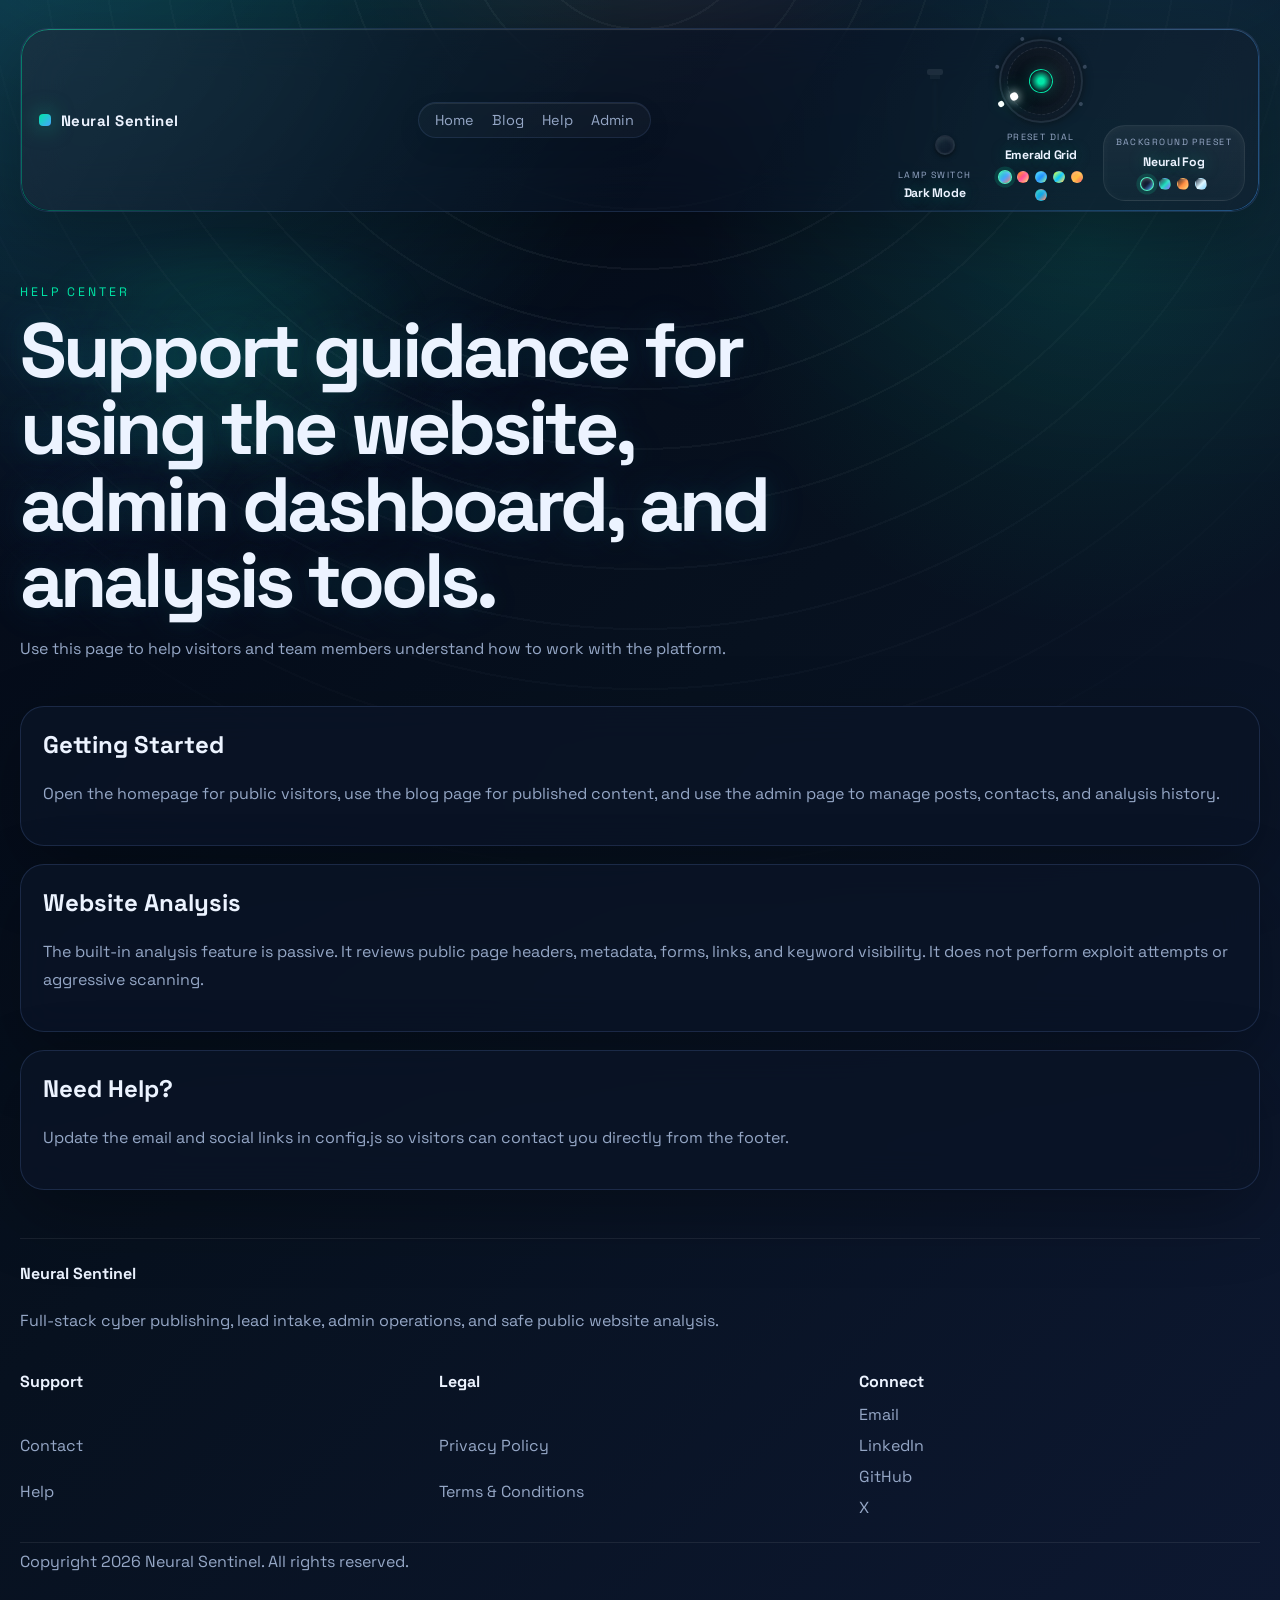
<file: help.html>
<!DOCTYPE html>
<html lang="en">
<head>
  <meta charset="UTF-8">
  <meta name="viewport" content="width=device-width, initial-scale=1.0">
  <title>Neural Sentinel | Help</title>
  <meta name="description" content="Help and support information for Neural Sentinel.">
  <meta name="theme-color" content="#07111f">
  <link rel="icon" type="image/svg+xml" href="favicon.svg">
  <link rel="manifest" href="site.webmanifest">
  <link rel="preconnect" href="https://fonts.googleapis.com">
  <link rel="preconnect" href="https://fonts.gstatic.com" crossorigin>
  <link href="https://fonts.googleapis.com/css2?family=Space+Grotesk:wght@400;500;700&family=JetBrains+Mono:wght@400;600&display=swap" rel="stylesheet">
  <link rel="stylesheet" href="styles.css">
</head>
<body>
  <div class="page-shell">
    <nav class="topbar topbar-page">
      <a class="brand" href="index.html">
        <span class="brand-mark"></span>
        <span>Neural Sentinel</span>
      </a>
      <button class="menu-toggle" aria-label="Open navigation" aria-expanded="false">
        <span></span>
        <span></span>
      </button>
      <div class="nav-links">
        <a href="index.html">Home</a>
        <a href="blog.html">Blog</a>
        <a href="help.html">Help</a>
        <a href="admin.html">Admin</a>
      </div>
    </nav>

    <header class="page-hero">
      <p class="eyebrow">Help Center</p>
      <h1>Support guidance for using the website, admin dashboard, and analysis tools.</h1>
      <p class="muted-copy">Use this page to help visitors and team members understand how to work with the platform.</p>
    </header>

    <main class="legal-layout">
      <article class="stack-card legal-card">
        <h2>Getting Started</h2>
        <p>Open the homepage for public visitors, use the blog page for published content, and use the admin page to manage posts, contacts, and analysis history.</p>
      </article>
      <article class="stack-card legal-card">
        <h2>Website Analysis</h2>
        <p>The built-in analysis feature is passive. It reviews public page headers, metadata, forms, links, and keyword visibility. It does not perform exploit attempts or aggressive scanning.</p>
      </article>
      <article class="stack-card legal-card">
        <h2>Need Help?</h2>
        <p>Update the email and social links in <a href="config.js">config.js</a> so visitors can contact you directly from the footer.</p>
      </article>
    </main>

    <footer class="site-footer">
      <div class="footer-brand">
        <strong class="footer-brand-title">Neural Sentinel</strong>
        <p class="footer-description">Full-stack cyber publishing, lead intake, admin operations, and safe public website analysis.</p>
      </div>
      <div class="footer-sections">
        <div class="footer-column">
          <h4 class="footer-support-title">Support</h4>
          <div class="footer-link-list footer-support-links"></div>
        </div>
        <div class="footer-column">
          <h4 class="footer-legal-title">Legal</h4>
          <div class="footer-link-list footer-legal-links"></div>
        </div>
        <div class="footer-column">
          <h4 class="footer-connect-title">Connect</h4>
          <div class="footer-link-list footer-connect-links"></div>
        </div>
      </div>
      <div class="footer-bottom">
        <span class="footer-copy"></span>
      </div>
    </footer>
  </div>

  <script src="config.js"></script>
  <script src="brand.js"></script>
</body>
</html>
</file>
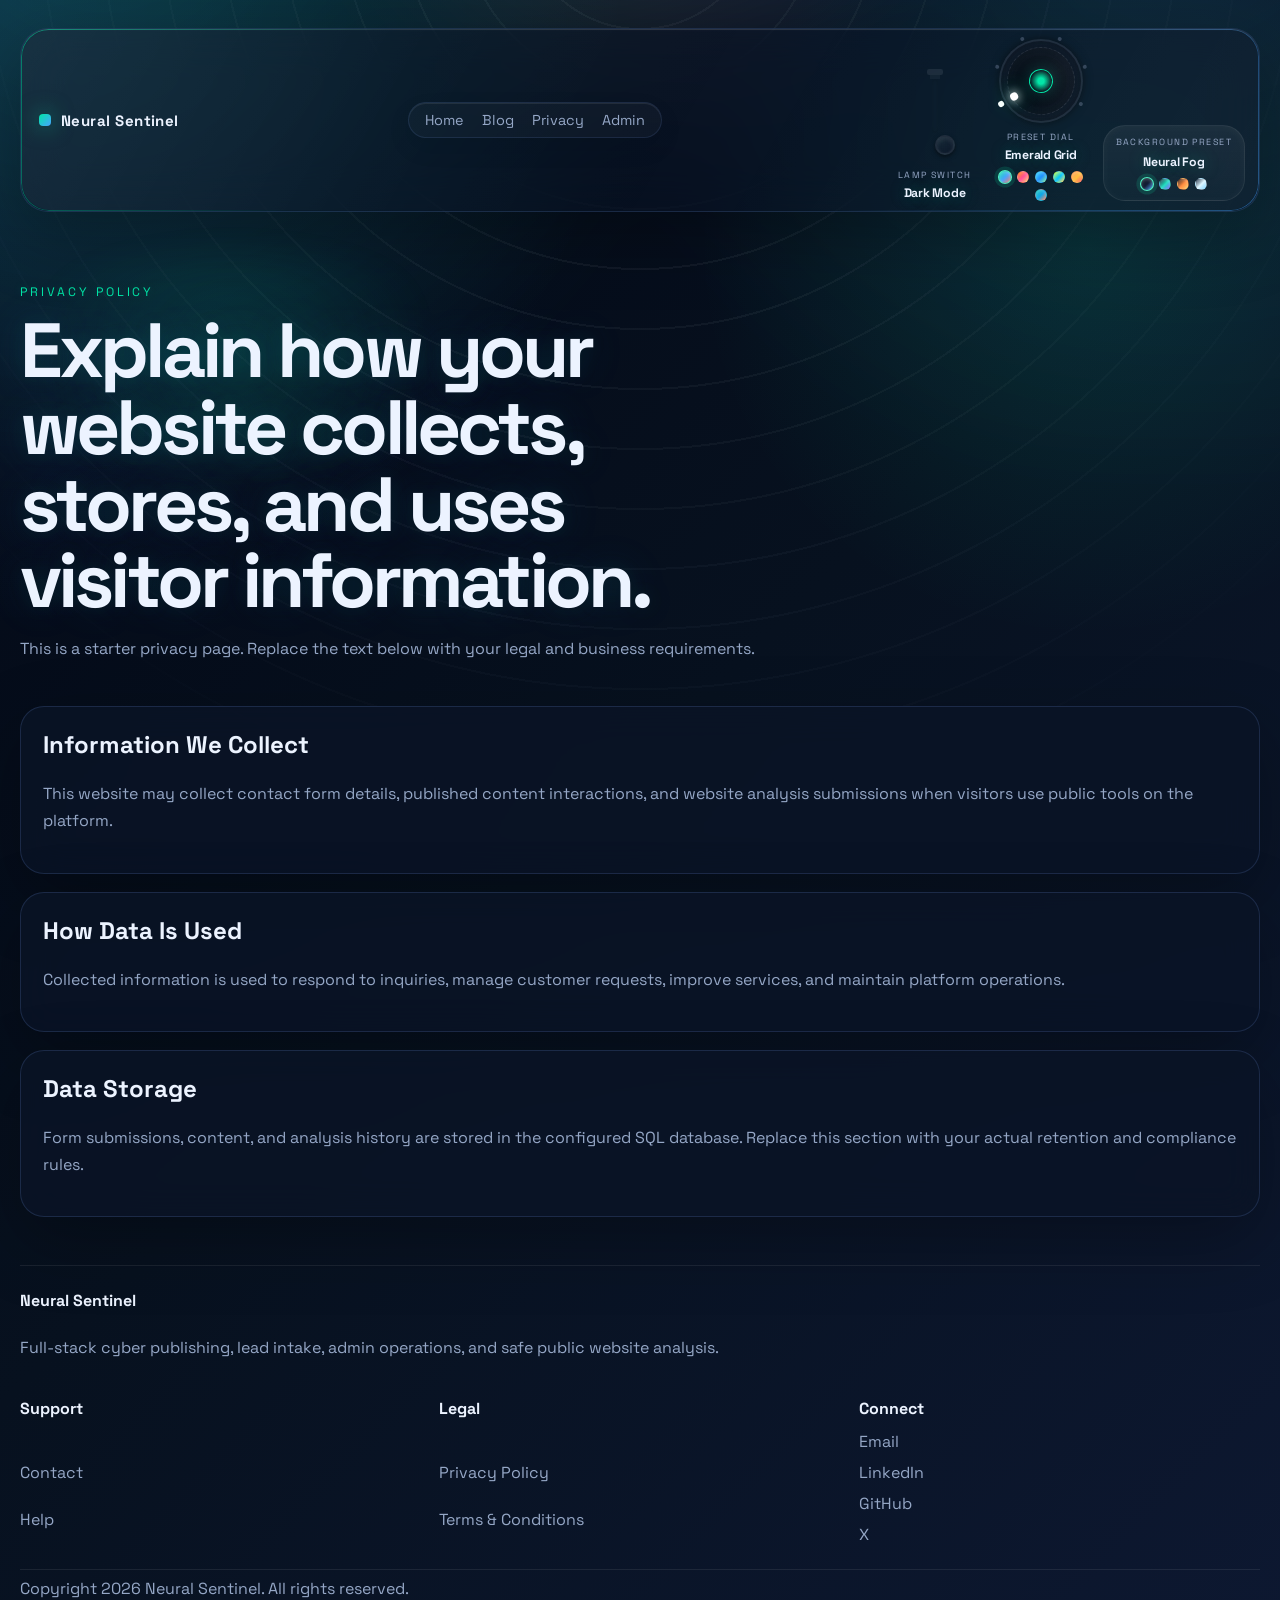
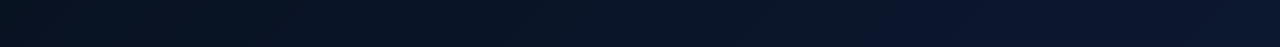
<file: privacy.html>
<!DOCTYPE html>
<html lang="en">
<head>
  <meta charset="UTF-8">
  <meta name="viewport" content="width=device-width, initial-scale=1.0">
  <title>Neural Sentinel | Privacy Policy</title>
  <meta name="description" content="Privacy policy template for Neural Sentinel.">
  <meta name="theme-color" content="#07111f">
  <link rel="icon" type="image/svg+xml" href="favicon.svg">
  <link rel="manifest" href="site.webmanifest">
  <link rel="preconnect" href="https://fonts.googleapis.com">
  <link rel="preconnect" href="https://fonts.gstatic.com" crossorigin>
  <link href="https://fonts.googleapis.com/css2?family=Space+Grotesk:wght@400;500;700&family=JetBrains+Mono:wght@400;600&display=swap" rel="stylesheet">
  <link rel="stylesheet" href="styles.css">
</head>
<body>
  <div class="page-shell">
    <nav class="topbar topbar-page">
      <a class="brand" href="index.html">
        <span class="brand-mark"></span>
        <span>Neural Sentinel</span>
      </a>
      <button class="menu-toggle" aria-label="Open navigation" aria-expanded="false">
        <span></span>
        <span></span>
      </button>
      <div class="nav-links">
        <a href="index.html">Home</a>
        <a href="blog.html">Blog</a>
        <a href="privacy.html">Privacy</a>
        <a href="admin.html">Admin</a>
      </div>
    </nav>

    <header class="page-hero">
      <p class="eyebrow">Privacy Policy</p>
      <h1>Explain how your website collects, stores, and uses visitor information.</h1>
      <p class="muted-copy">This is a starter privacy page. Replace the text below with your legal and business requirements.</p>
    </header>

    <main class="legal-layout">
      <article class="stack-card legal-card">
        <h2>Information We Collect</h2>
        <p>This website may collect contact form details, published content interactions, and website analysis submissions when visitors use public tools on the platform.</p>
      </article>
      <article class="stack-card legal-card">
        <h2>How Data Is Used</h2>
        <p>Collected information is used to respond to inquiries, manage customer requests, improve services, and maintain platform operations.</p>
      </article>
      <article class="stack-card legal-card">
        <h2>Data Storage</h2>
        <p>Form submissions, content, and analysis history are stored in the configured SQL database. Replace this section with your actual retention and compliance rules.</p>
      </article>
    </main>

    <footer class="site-footer">
      <div class="footer-brand">
        <strong class="footer-brand-title">Neural Sentinel</strong>
        <p class="footer-description">Full-stack cyber publishing, lead intake, admin operations, and safe public website analysis.</p>
      </div>
      <div class="footer-sections">
        <div class="footer-column">
          <h4 class="footer-support-title">Support</h4>
          <div class="footer-link-list footer-support-links"></div>
        </div>
        <div class="footer-column">
          <h4 class="footer-legal-title">Legal</h4>
          <div class="footer-link-list footer-legal-links"></div>
        </div>
        <div class="footer-column">
          <h4 class="footer-connect-title">Connect</h4>
          <div class="footer-link-list footer-connect-links"></div>
        </div>
      </div>
      <div class="footer-bottom">
        <span class="footer-copy"></span>
      </div>
    </footer>
  </div>

  <script src="config.js"></script>
  <script src="brand.js"></script>
</body>
</html>
</file>
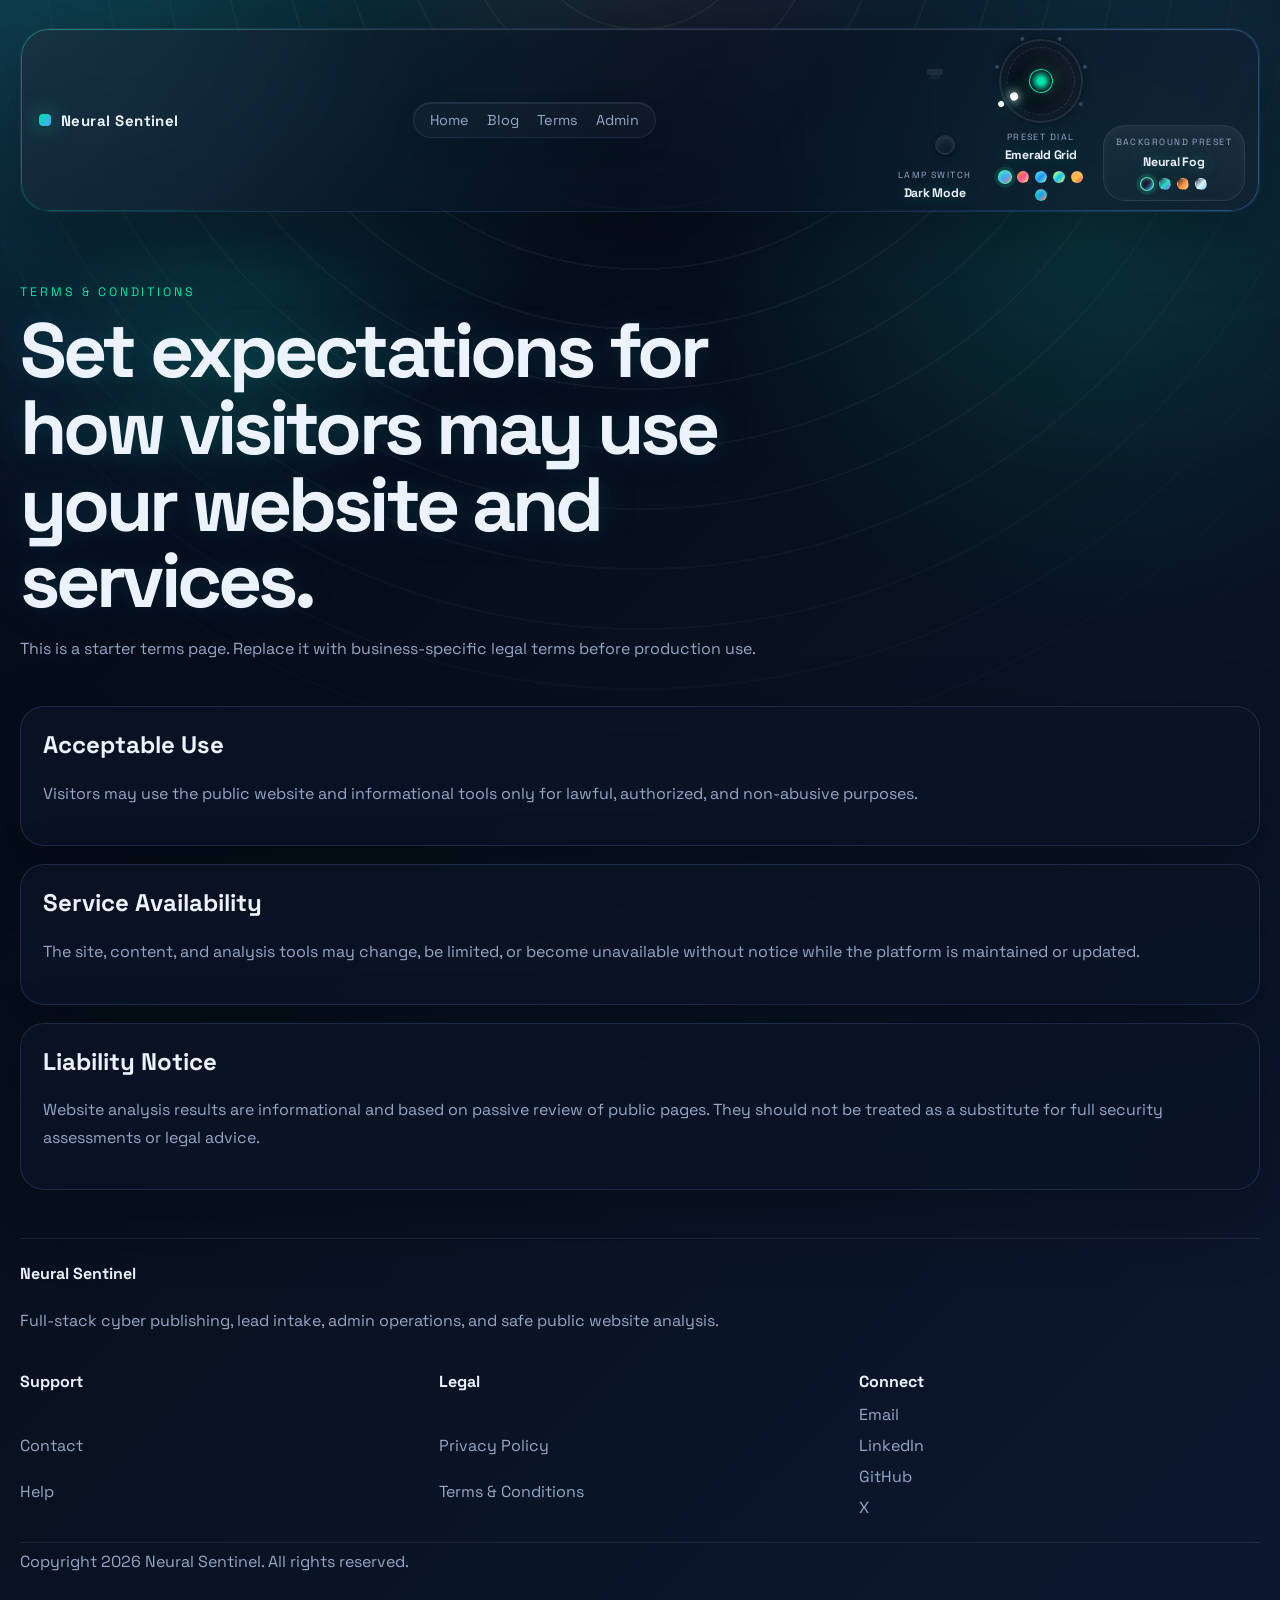
<file: terms.html>
<!DOCTYPE html>
<html lang="en">
<head>
  <meta charset="UTF-8">
  <meta name="viewport" content="width=device-width, initial-scale=1.0">
  <title>Neural Sentinel | Terms & Conditions</title>
  <meta name="description" content="Terms and conditions template for Neural Sentinel.">
  <meta name="theme-color" content="#07111f">
  <link rel="icon" type="image/svg+xml" href="favicon.svg">
  <link rel="manifest" href="site.webmanifest">
  <link rel="preconnect" href="https://fonts.googleapis.com">
  <link rel="preconnect" href="https://fonts.gstatic.com" crossorigin>
  <link href="https://fonts.googleapis.com/css2?family=Space+Grotesk:wght@400;500;700&family=JetBrains+Mono:wght@400;600&display=swap" rel="stylesheet">
  <link rel="stylesheet" href="styles.css">
</head>
<body>
  <div class="page-shell">
    <nav class="topbar topbar-page">
      <a class="brand" href="index.html">
        <span class="brand-mark"></span>
        <span>Neural Sentinel</span>
      </a>
      <button class="menu-toggle" aria-label="Open navigation" aria-expanded="false">
        <span></span>
        <span></span>
      </button>
      <div class="nav-links">
        <a href="index.html">Home</a>
        <a href="blog.html">Blog</a>
        <a href="terms.html">Terms</a>
        <a href="admin.html">Admin</a>
      </div>
    </nav>

    <header class="page-hero">
      <p class="eyebrow">Terms & Conditions</p>
      <h1>Set expectations for how visitors may use your website and services.</h1>
      <p class="muted-copy">This is a starter terms page. Replace it with business-specific legal terms before production use.</p>
    </header>

    <main class="legal-layout">
      <article class="stack-card legal-card">
        <h2>Acceptable Use</h2>
        <p>Visitors may use the public website and informational tools only for lawful, authorized, and non-abusive purposes.</p>
      </article>
      <article class="stack-card legal-card">
        <h2>Service Availability</h2>
        <p>The site, content, and analysis tools may change, be limited, or become unavailable without notice while the platform is maintained or updated.</p>
      </article>
      <article class="stack-card legal-card">
        <h2>Liability Notice</h2>
        <p>Website analysis results are informational and based on passive review of public pages. They should not be treated as a substitute for full security assessments or legal advice.</p>
      </article>
    </main>

    <footer class="site-footer">
      <div class="footer-brand">
        <strong class="footer-brand-title">Neural Sentinel</strong>
        <p class="footer-description">Full-stack cyber publishing, lead intake, admin operations, and safe public website analysis.</p>
      </div>
      <div class="footer-sections">
        <div class="footer-column">
          <h4 class="footer-support-title">Support</h4>
          <div class="footer-link-list footer-support-links"></div>
        </div>
        <div class="footer-column">
          <h4 class="footer-legal-title">Legal</h4>
          <div class="footer-link-list footer-legal-links"></div>
        </div>
        <div class="footer-column">
          <h4 class="footer-connect-title">Connect</h4>
          <div class="footer-link-list footer-connect-links"></div>
        </div>
      </div>
      <div class="footer-bottom">
        <span class="footer-copy"></span>
      </div>
    </footer>
  </div>

  <script src="config.js"></script>
  <script src="brand.js"></script>
</body>
</html>
</file>
<file: styles.css>
:root {
  --bg: #07111f;
  --bg-soft: #0e1930;
  --bg-start: #030816;
  --bg-mid: #07111f;
  --bg-end: #0d1831;
  --glow-a: rgba(72, 163, 255, 0.16);
  --glow-b: rgba(0, 230, 167, 0.12);
  --grid-tint: rgba(124, 174, 255, 0.05);
  --panel: rgba(10, 20, 38, 0.82);
  --panel-strong: rgba(7, 17, 31, 0.72);
  --line: rgba(122, 167, 255, 0.16);
  --text: #ecf3ff;
  --muted: #95a7c6;
  --muted-strong: #d4dff4;
  --accent: #00e6a7;
  --accent-2: #48a3ff;
  --accent-3: #ff7a59;
  --critical: #ff4d6d;
  --accent-glow: rgba(0, 230, 167, 0.18);
  --accent-shadow: rgba(0, 230, 167, 0.55);
  --signal-a: rgba(72, 163, 255, 0.14);
  --signal-b: rgba(255, 122, 89, 0.12);
  --surface-soft: rgba(255, 255, 255, 0.03);
  --surface-soft-strong: rgba(255, 255, 255, 0.04);
  --surface-border: rgba(255, 255, 255, 0.06);
  --surface-border-strong: rgba(255, 255, 255, 0.08);
  --secondary-bg: rgba(255, 255, 255, 0.02);
  --input-bg: rgba(255, 255, 255, 0.04);
  --signal-label: #b9cbef;
  --timeline-line: rgba(255, 255, 255, 0.08);
  --score-track: rgba(255, 255, 255, 0.07);
  --footer-line: rgba(255, 255, 255, 0.08);
  --shadow: 0 24px 70px rgba(0, 0, 0, 0.28);
  --radius: 24px;
  --button-primary-text: #031116;
}

* {
  box-sizing: border-box;
}

html {
  scroll-behavior: smooth;
}

body {
  margin: 0;
  font-family: "Space Grotesk", sans-serif;
  background:
    radial-gradient(circle at top left, var(--glow-a), transparent 30%),
    radial-gradient(circle at 85% 15%, var(--glow-b), transparent 22%),
    linear-gradient(135deg, var(--bg-start) 0%, var(--bg-mid) 48%, var(--bg-end) 100%);
  color: var(--text);
  min-height: 100vh;
  transition: background 280ms ease, color 220ms ease;
}

body::before {
  content: "";
  position: fixed;
  inset: 0;
  background-image: repeating-radial-gradient(
    circle at 50% -10%, 
    transparent 0, 
    transparent 58px, 
    color-mix(in srgb, var(--text) 6%, transparent) 58px, 
    color-mix(in srgb, var(--text) 6%, transparent) 60px
  );
  -webkit-mask-image: radial-gradient(circle at 50% 20%, rgba(0, 0, 0, 1) 0%, rgba(0, 0, 0, 0) 85%);
  mask-image: radial-gradient(circle at 50% 20%, rgba(0, 0, 0, 1) 0%, rgba(0, 0, 0, 0) 85%);
  pointer-events: none;
  z-index: -1;
}

body::after {
  content: "";
  position: fixed;
  inset: -20% -20% auto;
  height: 70vh;
  background:
    radial-gradient(circle at 50% 0%, rgba(255, 255, 255, 0.15), transparent 30%),
    radial-gradient(circle at 20% 10%, var(--accent-glow), transparent 40%),
    radial-gradient(circle at 80% 10%, rgba(72, 163, 255, 0.12), transparent 40%);
  opacity: 1;
  filter: blur(35px);
  mix-blend-mode: screen;
  pointer-events: none;
  z-index: -1;
  transition: opacity 320ms ease, filter 320ms ease, transform 320ms ease;
}

html[data-theme-mode="light"] body::after {
  opacity: 0.95;
  filter: blur(25px);
  transform: translateY(-10px);
}

a {
  color: inherit;
  text-decoration: none;
}

button,
input,
select,
textarea {
  font: inherit;
}

.site-shell {
  width: min(1200px, calc(100% - 32px));
  margin: 0 auto;
  padding-bottom: 48px;
}

.hero {
  padding-top: 20px;
}

.topbar {
  display: grid;
  grid-template-columns: auto minmax(0, 1fr) auto;
  align-items: center;
  gap: 12px;
  position: sticky;
  top: 14px;
  z-index: 10;
  isolation: isolate;
  overflow: hidden;
  padding: 10px 14px;
  margin-top: 8px;
  background: var(--panel-strong);
  border: 1px solid var(--line);
  border-radius: 28px;
  -webkit-backdrop-filter: blur(18px);
  backdrop-filter: blur(18px);
  box-shadow: var(--shadow);
  transition: background 240ms ease, border-color 240ms ease, box-shadow 240ms ease, transform 240ms ease;
}

.topbar::before,
.topbar::after {
  content: "";
  position: absolute;
  inset: 0;
  pointer-events: none;
}

.topbar::before {
  border-radius: inherit;
  padding: 1px;
  background:
    linear-gradient(
      120deg,
      color-mix(in srgb, var(--accent) 54%, transparent),
      transparent 28%,
      transparent 68%,
      color-mix(in srgb, var(--accent-2) 48%, transparent)
    );
  -webkit-mask:
    linear-gradient(#000 0 0) content-box,
    linear-gradient(#000 0 0);
  -webkit-mask-composite: xor;
  mask:
    linear-gradient(#000 0 0) content-box,
    linear-gradient(#000 0 0);
  mask-composite: exclude;
  opacity: 0.9;
}

.topbar::after {
  inset: 1px;
  border-radius: inherit;
  background:
    linear-gradient(
      120deg,
      rgba(255, 255, 255, 0.1),
      rgba(255, 255, 255, 0.02) 32%,
      transparent 58%,
      rgba(255, 255, 255, 0.05)
    );
  opacity: 0.56;
}

.brand {
  display: inline-flex;
  align-items: center;
  gap: 10px;
  font-weight: 700;
  letter-spacing: 0.03em;
  position: relative;
  z-index: 1;
  font-size: 0.94rem;
  padding-inline: 4px;
}

.brand-mark {
  width: 12px;
  height: 12px;
  border-radius: 4px;
  background: linear-gradient(135deg, var(--accent), var(--accent-2));
  box-shadow: 0 0 22px var(--accent-shadow);
  animation: brandBreathe 5.4s ease-in-out infinite;
  transition: transform 240ms ease, box-shadow 240ms ease;
}

.nav-links {
  display: flex;
  align-items: center;
  justify-self: center;
  gap: 18px;
  margin-left: 0;
  padding: 8px 16px;
  border-radius: 999px;
  border: 1px solid color-mix(in srgb, var(--line) 76%, transparent);
  background: color-mix(in srgb, var(--surface-soft-strong) 70%, transparent);
  box-shadow:
    inset 0 1px 0 rgba(255, 255, 255, 0.08),
    0 10px 24px rgba(0, 0, 0, 0.08);
  color: var(--muted);
  font-size: 0.9rem;
}

.nav-links a {
  position: relative;
  z-index: 1;
  transition: color 180ms ease, text-shadow 180ms ease;
}

.nav-links a::after {
  content: "";
  position: absolute;
  left: 0;
  right: 0;
  bottom: -7px;
  height: 2px;
  border-radius: 999px;
  background: linear-gradient(90deg, var(--accent), var(--accent-2));
  opacity: 0;
  transform: scaleX(0.25);
  transform-origin: center;
  transition: opacity 180ms ease, transform 180ms ease;
}

.nav-links a:hover {
  color: var(--text);
  text-shadow: 0 0 18px color-mix(in srgb, var(--accent) 32%, transparent);
}

.nav-links a:hover::after {
  opacity: 0.95;
  transform: scaleX(1);
}

.menu-toggle {
  display: none;
  border: 0;
  background: transparent;
  padding: 0;
  margin-left: 0;
  justify-self: end;
  flex-direction: column;
  gap: 5px;
}

.menu-toggle span {
  width: 22px;
  height: 2px;
  background: var(--text);
  border-radius: 999px;
}

.hero-grid {
  display: grid;
  grid-template-columns: 1.1fr 0.9fr;
  gap: 28px;
  align-items: center;
  padding: 78px 0 36px;
  position: relative;
  isolation: isolate;
}

.hero-grid::before,
.hero-grid::after {
  content: "";
  position: absolute;
  pointer-events: none;
  z-index: -1;
}

.hero-grid::before {
  inset: 6% 36% auto -10%;
  height: 320px;
  border-radius: 50%;
  background:
    radial-gradient(circle, color-mix(in srgb, var(--accent-glow) 92%, transparent), transparent 68%);
  filter: blur(18px);
  opacity: 0.9;
}

.hero-grid::after {
  inset: auto -6% 0 46%;
  height: 280px;
  border-radius: 50%;
  background:
    radial-gradient(circle, color-mix(in srgb, var(--signal-a) 100%, transparent), transparent 72%);
  filter: blur(28px);
  opacity: 0.82;
}

.hero-copy {
  position: relative;
  z-index: 1;
}

.eyebrow {
  margin: 0 0 12px;
  color: var(--accent);
  text-transform: uppercase;
  letter-spacing: 0.24em;
  font-size: 0.77rem;
}

.hero-copy h1,
.section-heading h2,
.contact-copy h2 {
  margin: 0;
  line-height: 1.02;
  letter-spacing: -0.04em;
}

.hero-copy h1 {
  font-size: clamp(3rem, 8vw, 5.8rem);
  max-width: 10ch;
  text-shadow:
    0 0 26px color-mix(in srgb, var(--accent-glow) 58%, transparent),
    0 0 58px color-mix(in srgb, var(--accent-2) 18%, transparent);
  transition: text-shadow 260ms ease, transform 260ms ease;
}

.hero-text,
.contact-copy p {
  color: var(--muted);
  font-size: 1.05rem;
  line-height: 1.7;
  max-width: 62ch;
  transition: opacity 220ms ease, transform 220ms ease;
}

.hero-actions {
  display: flex;
  flex-wrap: wrap;
  gap: 14px;
  margin-top: 28px;
  position: relative;
  z-index: 1;
}

.button {
  display: inline-flex;
  align-items: center;
  justify-content: center;
  min-height: 48px;
  padding: 0 22px;
  border-radius: 999px;
  border: 1px solid transparent;
  position: relative;
  overflow: hidden;
  transition: transform 160ms ease, border-color 160ms ease, background 160ms ease, box-shadow 180ms ease;
}

.button:hover,
.ghost-button:hover {
  transform: translateY(-2px);
}

.button-primary {
  background: linear-gradient(135deg, var(--accent), var(--accent-2));
  color: var(--button-primary-text);
  font-weight: 700;
  box-shadow:
    0 16px 28px color-mix(in srgb, var(--accent-glow) 80%, transparent),
    inset 0 1px 0 rgba(255, 255, 255, 0.18);
}

.button-primary::after,
.button-secondary::after {
  content: "";
  position: absolute;
  inset: 0;
  background:
    linear-gradient(
      115deg,
      transparent 10%,
      rgba(255, 255, 255, 0.28) 32%,
      transparent 54%
    );
  transform: translateX(-130%);
  transition: transform 320ms ease;
  pointer-events: none;
}

.button:hover::after {
  transform: translateX(130%);
}

.button-secondary,
.ghost-button {
  border-color: var(--line);
  background: var(--secondary-bg);
  color: var(--text);
  box-shadow: inset 0 1px 0 rgba(255, 255, 255, 0.08);
}

.hero-badges,
.contact-points,
.legend {
  display: flex;
  flex-wrap: wrap;
  gap: 10px;
}

.hero-badges span,
.contact-points span,
.legend span {
  border: 1px solid var(--surface-border);
  background: var(--surface-soft);
  color: var(--muted);
  padding: 10px 14px;
  border-radius: 999px;
  box-shadow: inset 0 1px 0 rgba(255, 255, 255, 0.06);
}

.legend i {
  display: inline-block;
  width: 10px;
  height: 10px;
  margin-right: 8px;
  border-radius: 50%;
  vertical-align: middle;
}

.hero-panel,
.world-card,
.feed-card,
.timeline-card,
.score-card,
.stories-grid article,
.contact-form,
.services-grid article {
  background: var(--panel);
  border: 1px solid var(--line);
  border-radius: var(--radius);
  box-shadow: var(--shadow);
  -webkit-backdrop-filter: blur(18px);
  backdrop-filter: blur(18px);
}

.hero-panel {
  padding: 22px;
  position: relative;
  overflow: hidden;
  transition: border-color 240ms ease, box-shadow 260ms ease, transform 260ms ease;
}

.hero-panel::before {
  content: "";
  position: absolute;
  inset: 0;
  background:
    linear-gradient(
      180deg,
      rgba(255, 255, 255, 0.1),
      rgba(255, 255, 255, 0.02) 18%,
      transparent 38%
    ),
    repeating-linear-gradient(
      0deg,
      color-mix(in srgb, var(--line) 44%, transparent) 0 1px,
      transparent 1px 14px
    );
  opacity: 0.5;
  pointer-events: none;
}

.hero-panel::after {
  content: "";
  position: absolute;
  inset: auto -80px -80px auto;
  width: 220px;
  height: 220px;
  border-radius: 50%;
  background: radial-gradient(circle, var(--accent-glow), transparent 70%);
  opacity: 0.95;
}

.hero-copy,
.section-heading,
.contact-copy,
.hero-panel,
.world-card,
.feed-card,
.timeline-card,
.score-card,
.stories-grid article,
.contact-form,
.services-grid article {
  animation: riseIn 700ms ease both;
}

.panel-header,
.card-header {
  display: flex;
  align-items: center;
  justify-content: space-between;
  gap: 12px;
  margin-bottom: 18px;
  color: var(--muted);
  font-size: 0.92rem;
}

.panel-status {
  color: var(--accent);
  text-shadow: 0 0 12px color-mix(in srgb, var(--accent) 44%, transparent);
}

.metrics {
  display: grid;
  grid-template-columns: repeat(2, minmax(0, 1fr));
  gap: 14px;
}

.metric {
  padding: 18px;
  border-radius: 20px;
  background: var(--surface-soft);
  border: 1px solid var(--surface-border);
}

.metric strong,
.score-ring strong {
  display: block;
  font-size: clamp(1.8rem, 4vw, 2.8rem);
  letter-spacing: -0.04em;
}

.metric span,
.score-ring span {
  color: var(--muted);
}

.signal-card {
  margin-top: 18px;
  padding: 18px;
  border-radius: 20px;
  background: linear-gradient(135deg, var(--signal-a), var(--signal-b));
  border: 1px solid var(--surface-border-strong);
  box-shadow:
    inset 0 1px 0 rgba(255, 255, 255, 0.12),
    0 18px 30px color-mix(in srgb, var(--accent-glow) 28%, transparent);
  transition: transform 220ms ease, border-color 220ms ease, box-shadow 220ms ease;
}

.signal-label {
  margin: 0 0 8px;
  color: var(--signal-label);
  font-family: "JetBrains Mono", monospace;
  font-size: 0.78rem;
}

.signal-card h3 {
  margin: 0 0 10px;
  font-size: 1.1rem;
}

.signal-card a {
  color: var(--accent);
}

body.scene-shift .topbar {
  animation: navPulse 860ms ease;
}

body.scene-shift .brand-mark {
  animation: brandShift 860ms ease;
}

body.scene-shift .hero-grid::before {
  animation: heroFlare 920ms ease;
}

body.scene-shift .hero-copy h1 {
  animation: headlineCharge 920ms ease;
}

body.scene-shift .hero-panel {
  animation: panelShift 900ms ease;
}

body.scene-shift .signal-card {
  animation: signalBloom 920ms ease;
}

body.scene-shift .page-hero::before {
  animation: heroFlare 900ms ease;
}

body.scene-shift .page-hero h1 {
  animation: headlineCharge 860ms ease;
}

body.scene-shift .stack-card,
body.scene-shift .briefing-card,
body.scene-shift .mini-stat,
body.scene-shift .record-card,
body.scene-shift .analysis-result,
body.scene-shift .analysis-form {
  animation: cardPulse 860ms ease;
}

.section {
  padding: 42px 0;
}

.section-heading {
  margin-bottom: 22px;
}

.section-heading h2,
.contact-copy h2 {
  font-size: clamp(2rem, 5vw, 3.4rem);
  max-width: 12ch;
}

.intel-layout,
.operations-layout,
.contact-section {
  display: grid;
  grid-template-columns: 1.15fr 0.85fr;
  gap: 22px;
}

.world-card,
.feed-card,
.timeline-card,
.score-card,
.contact-form {
  padding: 22px;
}

.map-grid {
  display: grid;
  grid-template-columns: repeat(4, minmax(0, 1fr));
  gap: 12px;
}

.map-node {
  padding: 16px;
  border-radius: 20px;
  background: var(--surface-soft);
  border: 1px solid var(--surface-border);
  min-height: 114px;
}

.map-node strong,
.story-kpi strong {
  display: block;
  margin-bottom: 8px;
}

.map-node span,
.feed-item p,
.timeline-item p,
.story-kpi span,
.services-grid p {
  color: var(--muted);
}

.threat-badge {
  display: inline-flex;
  margin-top: 10px;
  padding: 7px 10px;
  border-radius: 999px;
  font-size: 0.78rem;
  font-family: "JetBrains Mono", monospace;
}

.low { background: #2bd67b; }
.medium { background: #ffd166; }
.high { background: #ff9f43; }
.critical { background: #ff4d6d; }

.threat-low { background: rgba(43, 214, 123, 0.12); color: #80f3ae; }
.threat-medium { background: rgba(255, 209, 102, 0.14); color: #ffe08d; }
.threat-high { background: rgba(255, 159, 67, 0.16); color: #ffbe79; }
.threat-critical { background: rgba(255, 77, 109, 0.16); color: #ff8aa2; }

.feed-list,
.timeline,
.score-bars,
.stories-grid,
.services-grid {
  display: grid;
  gap: 14px;
}

.feed-item,
.timeline-item,
.stories-grid article,
.services-grid article {
  padding: 18px;
  border-radius: 20px;
  background: var(--surface-soft);
  border: 1px solid var(--surface-border);
}

.feed-item h3,
.timeline-item h3,
.services-grid h3,
.stories-grid h3 {
  margin: 0 0 8px;
}

.services-grid {
  grid-template-columns: repeat(3, minmax(0, 1fr));
}

.service-tag {
  display: inline-flex;
  margin-top: 14px;
  color: var(--accent);
  font-family: "JetBrains Mono", monospace;
  font-size: 0.8rem;
}

.timeline-item {
  position: relative;
  padding-left: 24px;
}

.timeline-item::before {
  content: "";
  position: absolute;
  left: 0;
  top: 10px;
  width: 10px;
  height: 10px;
  border-radius: 50%;
  background: linear-gradient(135deg, var(--accent), var(--accent-2));
  box-shadow: 0 0 16px var(--accent-shadow);
}

.timeline-item::after {
  content: "";
  position: absolute;
  left: 4px;
  top: 28px;
  bottom: -16px;
  width: 1px;
  background: var(--timeline-line);
}

.timeline-item:last-child::after {
  display: none;
}

.score-ring {
  display: grid;
  place-items: center;
  position: relative;
  margin: 18px auto 24px;
  width: 220px;
  height: 220px;
}

.score-ring svg,
.score-ring div {
  grid-area: 1 / 1;
}

.score-ring svg {
  width: 220px;
  height: 220px;
  transform: rotate(-90deg);
}

.score-ring circle {
  fill: none;
  stroke-width: 10;
  stroke: var(--score-track);
}

.score-ring #scoreStroke {
  stroke: url(#gradient);
  stroke: var(--accent);
  stroke-linecap: round;
  stroke-dasharray: 289;
  stroke-dashoffset: 40;
}

.score-ring div {
  text-align: center;
}

.bar {
  display: grid;
  gap: 8px;
}

.bar-header {
  display: flex;
  justify-content: space-between;
  color: var(--muted);
  font-size: 0.92rem;
}

.bar-track {
  height: 10px;
  border-radius: 999px;
  overflow: hidden;
  background: rgba(255, 255, 255, 0.07);
}

.bar-fill {
  height: 100%;
  border-radius: inherit;
  background: linear-gradient(90deg, var(--accent-2), var(--accent));
}

.stories-grid {
  grid-template-columns: repeat(3, minmax(0, 1fr));
}

.story-kpis {
  display: flex;
  gap: 18px;
  margin: 18px 0;
}

.contact-section {
  align-items: start;
}

.contact-form {
  display: grid;
  gap: 16px;
}

.contact-form label {
  display: grid;
  gap: 8px;
  color: var(--muted-strong);
}

.contact-form input,
.contact-form select,
.contact-form textarea {
  width: 100%;
  padding: 14px 16px;
  background: var(--input-bg);
  border: 1px solid var(--surface-border-strong);
  border-radius: 16px;
  color: var(--text);
}

.contact-form input:focus,
.contact-form select:focus,
.contact-form textarea:focus {
  outline: 2px solid var(--accent-glow);
  border-color: var(--accent);
}

.form-message {
  min-height: 24px;
  color: var(--accent);
}

.muted-copy {
  color: var(--muted);
  line-height: 1.7;
}

.hidden {
  display: none !important;
}

.pill {
  display: inline-flex;
  align-items: center;
  gap: 8px;
  padding: 8px 12px;
  border-radius: 999px;
  border: 1px solid rgba(255, 255, 255, 0.08);
  background: rgba(255, 255, 255, 0.04);
  color: var(--muted);
  font-size: 0.82rem;
  font-family: "JetBrains Mono", monospace;
}

.section-heading-wide {
  display: flex;
  align-items: end;
  justify-content: space-between;
  gap: 18px;
}

.section-heading-wide h2 {
  max-width: 14ch;
}

.lab-layout,
.page-grid,
.admin-layout {
  display: grid;
  gap: 22px;
}

.lab-layout {
  grid-template-columns: 0.9fr 1.1fr;
}

.analysis-form,
.analysis-result,
.briefing-card,
.stack-card,
.login-panel,
.mini-stat,
.record-card {
  background: var(--panel);
  border: 1px solid var(--line);
  border-radius: var(--radius);
  box-shadow: var(--shadow);
  -webkit-backdrop-filter: blur(18px);
  backdrop-filter: blur(18px);
}

.analysis-form,
.analysis-result,
.stack-card,
.login-panel {
  padding: 22px;
}

.analysis-form {
  display: grid;
  gap: 16px;
}

.analysis-form label,
.post-form label {
  display: grid;
  gap: 8px;
  color: var(--muted-strong);
}

.analysis-form input,
.post-form input,
.post-form select,
.post-form textarea {
  width: 100%;
  padding: 14px 16px;
  background: var(--input-bg);
  border: 1px solid var(--surface-border-strong);
  border-radius: 16px;
  color: var(--text);
}

.analysis-form input:focus,
.post-form input:focus,
.post-form select:focus,
.post-form textarea:focus {
  outline: 2px solid var(--accent-glow);
  border-color: var(--accent);
}

.analysis-note {
  margin: 0;
  color: var(--muted);
  line-height: 1.6;
}

.analysis-result {
  min-height: 320px;
}

.analysis-placeholder h3,
.post-detail h2,
.login-panel h2 {
  margin-top: 0;
}

.analysis-grid {
  display: grid;
  grid-template-columns: 180px 1fr;
  gap: 20px;
  align-items: start;
}

.analysis-score {
  padding: 20px;
  border-radius: 22px;
  background: linear-gradient(135deg, var(--accent-glow), var(--signal-a));
  border: 1px solid var(--surface-border-strong);
  text-align: center;
}

.analysis-score span,
.analysis-score small {
  color: var(--muted);
}

.analysis-score strong {
  display: block;
  margin: 10px 0 4px;
  font-size: 3rem;
  letter-spacing: -0.05em;
}

.analysis-header {
  display: flex;
  justify-content: space-between;
  gap: 14px;
  align-items: start;
}

.analysis-header h3 {
  margin: 0;
}

.analysis-stat-grid {
  display: grid;
  grid-template-columns: repeat(2, minmax(0, 1fr));
  gap: 12px;
  margin-top: 18px;
}

.analysis-stat-grid div,
.mini-stat {
  padding: 16px;
  border-radius: 18px;
  background: var(--surface-soft);
  border: 1px solid var(--surface-border);
}

.analysis-stat-grid span,
.mini-stat span {
  display: block;
  color: var(--muted);
  margin-bottom: 6px;
}

.analysis-stat-grid strong,
.mini-stat strong {
  display: block;
  font-size: 1rem;
  word-break: break-word;
}

.analysis-section {
  margin-top: 20px;
}

.analysis-section h4 {
  margin: 0 0 12px;
}

.analysis-chip-list,
.record-tags {
  display: flex;
  flex-wrap: wrap;
  gap: 10px;
}

.analysis-chip {
  display: inline-flex;
  padding: 8px 12px;
  border-radius: 999px;
  font-family: "JetBrains Mono", monospace;
  font-size: 0.8rem;
}

.analysis-chip.present {
  background: rgba(43, 214, 123, 0.12);
  color: #8ef0ba;
}

.analysis-chip.missing {
  background: rgba(255, 77, 109, 0.14);
  color: #ff9db1;
}

.analysis-finding-list,
.compact-list {
  margin: 0;
  padding-left: 18px;
  color: var(--muted);
  line-height: 1.7;
}

.analysis-snippets {
  display: grid;
  gap: 12px;
}

.analysis-snippets p {
  margin: 0;
  padding: 14px 16px;
  border-radius: 18px;
  background: var(--surface-soft);
  border: 1px solid var(--surface-border);
  color: var(--muted);
}

.briefings-grid,
.post-list {
  display: grid;
  grid-template-columns: repeat(3, minmax(0, 1fr));
  gap: 14px;
}

.briefing-card {
  padding: 20px;
}

.briefing-card.active {
  outline: 1px solid var(--accent);
}

.briefing-topline,
.briefing-footer,
.detail-meta,
.record-topline,
.search-row,
.form-split,
.form-actions,
.site-footer,
.footer-links,
.overview-grid {
  display: flex;
  gap: 12px;
}

.briefing-topline,
.briefing-footer,
.detail-meta,
.record-topline {
  align-items: center;
  justify-content: space-between;
  color: var(--muted);
  font-size: 0.88rem;
}

.briefing-card h3,
.record-card strong {
  margin: 12px 0 8px;
}

.briefing-card p,
.record-card p,
.article-body p,
.lead-copy {
  color: var(--muted);
  line-height: 1.7;
}

.search-row {
  align-items: center;
}

.search-row input {
  flex: 1;
}

.page-shell {
  width: min(1240px, calc(100% - 32px));
  margin: 0 auto;
  padding: 20px 0 48px;
}

.topbar-page {
  position: sticky;
}

.page-hero {
  padding: 72px 0 28px;
  max-width: 760px;
  position: relative;
  isolation: isolate;
}

.page-hero::before {
  content: "";
  position: absolute;
  inset: 8% 36% auto -8%;
  height: 220px;
  border-radius: 50%;
  background: radial-gradient(circle, color-mix(in srgb, var(--accent-glow) 88%, transparent), transparent 70%);
  filter: blur(18px);
  opacity: 0.72;
  pointer-events: none;
  z-index: -1;
}

.page-hero h1 {
  margin: 0 0 14px;
  font-size: clamp(2.8rem, 7vw, 4.8rem);
  line-height: 1;
  letter-spacing: -0.05em;
  text-shadow:
    0 0 20px color-mix(in srgb, var(--accent-glow) 44%, transparent),
    0 0 46px color-mix(in srgb, var(--accent-2) 14%, transparent);
  transition: text-shadow 240ms ease, transform 240ms ease;
}

.page-grid.blog-layout {
  grid-template-columns: 1.05fr 0.95fr;
  align-items: start;
}

.stack-card {
  overflow: hidden;
}

.post-detail {
  position: sticky;
  top: 108px;
}

.lead-copy {
  font-size: 1.08rem;
}

.article-body {
  margin-top: 20px;
}

.article-body p {
  margin: 0 0 16px;
}

.site-footer {
  display: grid;
  gap: 24px;
  margin-top: 48px;
  padding-top: 24px;
  border-top: 1px solid var(--footer-line);
}

.footer-brand {
  display: grid;
  gap: 10px;
}

.footer-description,
.footer-copy {
  color: var(--muted);
}

.footer-sections {
  display: grid;
  grid-template-columns: repeat(3, minmax(0, 1fr));
  gap: 18px;
}

.footer-column {
  display: grid;
  gap: 12px;
}

.footer-column h4 {
  margin: 0;
}

.footer-link-list {
  display: grid;
  gap: 10px;
}

.footer-link-list a {
  color: var(--muted);
}

.footer-link-list a:hover {
  color: var(--text);
}

.footer-bottom {
  padding-top: 8px;
  border-top: 1px solid var(--footer-line);
}

.appearance-tools {
  display: flex;
  align-items: flex-end;
  justify-self: end;
  gap: 12px;
  margin-left: 0;
  flex-wrap: wrap;
  padding-left: 4px;
}

.appearance-copy {
  display: grid;
  gap: 4px;
  justify-items: center;
  text-align: center;
}

.appearance-kicker {
  color: var(--muted);
  font-size: 0.56rem;
  letter-spacing: 0.16em;
  text-transform: uppercase;
}

.appearance-mode-text,
.dial-value-text,
.backdrop-value-text {
  color: var(--text);
  font-size: 0.77rem;
  letter-spacing: -0.02em;
  text-shadow: 0 0 16px color-mix(in srgb, var(--accent) 34%, transparent);
}

.lamp-control,
.preset-control,
.backdrop-control {
  position: relative;
  display: grid;
  gap: 8px;
  justify-items: center;
  min-width: 88px;
}

.lamp-control::after,
.preset-control::after,
.backdrop-control::after {
  content: "";
  position: absolute;
  left: 50%;
  top: 12px;
  width: 84px;
  height: 84px;
  transform: translateX(-50%) scale(0.74);
  border-radius: 50%;
  border: 1px solid transparent;
  box-shadow: 0 0 0 0 transparent;
  opacity: 0;
  pointer-events: none;
}

.lamp-control.is-feedback::after,
.preset-control.is-feedback::after,
.backdrop-control.is-feedback::after {
  animation: controlPing 420ms ease;
}

.lamp-rig {
  position: relative;
  width: 72px;
  height: 92px;
}

.lamp-canopy {
  position: absolute;
  top: 0;
  left: 50%;
  width: 16px;
  height: 6px;
  transform: translateX(-50%);
  border-radius: 2px;
  background: var(--surface-border-strong);
}

.lamp-cord {
  position: absolute;
  top: 6px;
  left: 50%;
  width: 10px;
  height: 4px;
  transform: translateX(-50%);
  background: var(--surface-soft-strong);
}

.lamp-shade {
  display: none;
}

.dial-face::before {
  content: "";
  position: absolute;
  inset: 0;
  border-radius: inherit;
  background:
    linear-gradient(135deg, rgba(255, 255, 255, 0.28), transparent 26%),
    linear-gradient(225deg, rgba(255, 255, 255, 0.14), transparent 46%);
  opacity: 0.7;
  pointer-events: none;
}

.dial-face::after {
  content: "";
  position: absolute;
  inset: 10% 16% auto;
  height: 26%;
  border-radius: 999px;
  background: linear-gradient(180deg, rgba(255, 255, 255, 0.36), transparent);
  opacity: 0.45;
  transform: rotate(-8deg);
  pointer-events: none;
}

.lamp-bulb,
.lamp-glow {
  position: absolute;
  left: 50%;
  transform: translateX(-50%);
}

.lamp-bulb {
  top: 10px;
  width: 6px;
  height: 54px;
  border-radius: 4px;
  background: #fff;
  transition: opacity 220ms ease, box-shadow 220ms ease, filter 220ms ease;
  z-index: 1;
}

.lamp-glow {
  top: 0;
  width: 24px;
  height: 74px;
  border-radius: 12px;
  background: var(--accent-glow);
  filter: blur(8px);
  transition: opacity 220ms ease, transform 220ms ease;
}

.lamp-control[data-mode="dark"] .lamp-bulb {
  opacity: 0.3;
  filter: saturate(0);
  box-shadow: inset 0 0 4px rgba(0,0,0,0.5);
  background: var(--surface-soft-strong);
}

.lamp-control[data-mode="dark"] .lamp-glow {
  opacity: 0;
}

.lamp-control[data-mode="light"] .lamp-bulb {
  opacity: 1;
  box-shadow: 0 0 10px #fff, 0 0 20px var(--accent-glow);
}

.lamp-control[data-mode="light"] .lamp-glow {
  opacity: 0.8;
}

.lamp-chain-toggle {
  position: absolute;
  top: 66px;
  left: 50%;
  display: grid;
  justify-items: center;
  gap: 0;
  transform: translateX(0);
  border: 0;
  padding: 0;
  background: transparent;
  cursor: pointer;
  transition: transform 180ms ease;
}

.lamp-chain-toggle:focus-visible,
.preset-dial:focus-visible {
  outline: 2px solid var(--accent-glow);
  outline-offset: 4px;
}

.lamp-chain-line {
  display: none;
}

.lamp-pull {
  width: 20px;
  height: 20px;
  border-radius: 50%;
  background: radial-gradient(circle at 30% 30%, var(--surface-soft-strong), var(--panel));
  border: 2px solid var(--surface-border-strong);
  box-shadow: inset 0 2px 4px rgba(255,255,255,0.1), 0 2px 4px rgba(0,0,0,0.5);
  transition: border-color 180ms, transform 100ms;
}

.lamp-chain-toggle:hover .lamp-pull {
  border-color: var(--accent);
}

.lamp-control.is-pulled .lamp-chain-toggle .lamp-pull {
  transform: scale(0.85);
}

.lamp-control.is-pulled .lamp-bulb {
  animation: bulbFlicker 420ms ease;
}

.preset-dial {
  --dial-rotation: 0deg;
  position: relative;
  width: 84px;
  height: 84px;
  border: 0;
  padding: 0;
  background: transparent;
  cursor: grab;
  touch-action: none;
}

.preset-dial[data-dragging="true"] {
  cursor: grabbing;
}

.dial-plate {
  position: absolute;
  inset: 0;
  border-radius: 50%;
  background: radial-gradient(circle, rgba(0,0,0,0.4) 40%, var(--surface-soft) 70%, var(--surface-border-strong) 100%);
  border: 2px solid var(--surface-border);
  box-shadow: 0 0 10px rgba(0,0,0,0.5), inset 0 0 10px rgba(0,0,0,0.5);
  backdrop-filter: blur(4px);
}

.dial-face {
  position: absolute;
  inset: 6px;
  border-radius: 50%;
  background: conic-gradient(from 0deg, transparent 0%, rgba(255,255,255,0.05) 50%, transparent 100%);
  border: 1px dashed var(--surface-border-strong);
  box-shadow: inset 0 0 15px rgba(0, 0, 0, 0.4);
  transform: rotate(var(--dial-rotation));
  transition: transform 220ms cubic-bezier(0.175, 0.885, 0.32, 1.275);
}

.dial-face::before, .dial-face::after {
  display: none !important;
}

.preset-dial[data-dragging="true"] .dial-face {
  transition: none;
}

.dial-pointer {
  position: absolute;
  top: -2px;
  left: 50%;
  width: 8px;
  height: 8px;
  border-radius: 50%;
  transform: translateX(-50%);
  background: #fff;
  box-shadow: 0 0 10px #fff, 0 0 20px var(--accent), 0 0 30px var(--accent-glow);
}

.dial-core {
  position: absolute;
  left: 50%;
  top: 50%;
  width: 24px;
  height: 24px;
  transform: translate(-50%, -50%);
  border-radius: 50%;
  background: radial-gradient(circle, var(--accent) 20%, transparent 70%);
  border: 1px solid var(--accent);
  box-shadow: 0 0 15px var(--accent-glow);
}

.dial-tick {
  position: absolute;
  left: 50%;
  top: 50%;
  width: 4px;
  height: 4px;
  border-radius: 50%;
  background: var(--muted);
  opacity: 0.3;
  transform: translate(-50%, -50%) rotate(var(--tick-angle)) translateY(-46px);
  transition: transform 180ms ease, opacity 180ms ease, background 180ms ease, box-shadow 180ms ease;
}

.dial-tick.active {
  background: #fff;
  opacity: 1;
  transform: translate(-50%, -50%) rotate(var(--tick-angle)) translateY(-46px) scale(1.5);
  box-shadow: 0 0 10px var(--accent-glow);
}

.preset-control.is-feedback .dial-face {
  animation: dialNotch 300ms cubic-bezier(0.22, 0.9, 0.33, 1);
}

.preset-control.is-feedback .dial-core {
  animation: dialCorePulse 300ms ease;
}

.preset-control.is-feedback .dial-tick.active {
  animation: none; /* disable old animation */
  transform: translate(-50%, -50%) rotate(var(--tick-angle)) translateY(-50px) scale(1.8);
  transition: transform 280ms cubic-bezier(0.175, 0.885, 0.32, 1.275);
}

.preset-preview-dots,
.backdrop-preview-dots {
  display: flex;
  flex-wrap: wrap;
  justify-content: center;
  gap: 6px;
  max-width: 100px;
}

.preset-preview-dot,
.backdrop-preview-dot {
  width: 12px;
  height: 12px;
  padding: 0;
  border-radius: 999px;
  border: 1px solid var(--surface-border-strong);
  background: linear-gradient(
    135deg,
    var(--preview-a, var(--backdrop-a, #ffffff)),
    var(--preview-b, var(--backdrop-b, #c7d2e5)) 52%,
    var(--preview-c, var(--backdrop-c, #6b7280))
  );
  box-shadow: inset 0 1px 3px rgba(255, 255, 255, 0.24);
  cursor: pointer;
  transition: transform 180ms ease, box-shadow 180ms ease, border-color 180ms ease, opacity 180ms ease;
}

.preset-preview-dot:hover,
.backdrop-preview-dot:hover {
  transform: translateY(-2px) scale(1.08);
  border-color: var(--accent);
}

.preset-preview-dot:focus-visible,
.backdrop-preview-dot:focus-visible {
  outline: 2px solid var(--accent-glow);
  outline-offset: 2px;
}

.preset-preview-dot.active,
.backdrop-preview-dot.active {
  transform: scale(1.18);
  border-color: color-mix(in srgb, var(--accent) 70%, white);
  box-shadow:
    0 0 0 3px color-mix(in srgb, var(--accent-glow) 80%, transparent),
    inset 0 1px 3px rgba(255, 255, 255, 0.28);
}

.backdrop-control {
  min-width: 124px;
  padding: 10px 12px;
  border-radius: 22px;
  background:
    linear-gradient(180deg, color-mix(in srgb, var(--surface-soft-strong) 85%, transparent), transparent),
    var(--secondary-bg);
  border: 1px solid var(--surface-border-strong);
  box-shadow: inset 0 1px 10px rgba(255, 255, 255, 0.04);
}

.backdrop-control .appearance-copy {
  gap: 6px;
}

.legal-layout {
  display: grid;
  gap: 18px;
}

.legal-card h2 {
  margin-top: 0;
}

.legal-card p {
  color: var(--muted);
  line-height: 1.7;
}

.footer-links {
  flex-wrap: wrap;
}

.auth-shell {
  display: grid;
  place-items: center;
  min-height: 55vh;
}

.login-panel {
  width: min(520px, 100%);
}

.compact-form {
  margin-top: 12px;
}

.admin-layout {
  grid-template-columns: 280px 1fr;
  align-items: start;
}

.admin-sidebar {
  position: sticky;
  top: 108px;
}

.dashboard-grid {
  display: grid;
  gap: 22px;
}

.overview-grid {
  flex-wrap: wrap;
}

.overview-grid .mini-stat {
  flex: 1 1 180px;
}

.record-list {
  display: grid;
  gap: 14px;
}

.record-card {
  padding: 18px;
}

.record-card strong {
  color: var(--text);
}

.post-editor .post-form {
  display: grid;
  gap: 14px;
}

.security-card .post-form {
  display: grid;
  gap: 14px;
}

.form-split {
  align-items: end;
}

.form-split label {
  flex: 1;
}

.checkbox-row {
  display: flex !important;
  align-items: center;
  gap: 10px !important;
  color: var(--muted) !important;
}

.checkbox-row input {
  width: auto;
}

.form-actions {
  flex-wrap: wrap;
  align-items: center;
}

.empty-state {
  padding: 22px;
  border-radius: 20px;
  background: var(--surface-soft);
  border: 1px solid var(--surface-border);
  color: var(--muted);
}

@keyframes riseIn {
  from {
    opacity: 0;
    transform: translateY(18px);
  }

  to {
    opacity: 1;
    transform: translateY(0);
  }
}

@keyframes brandBreathe {
  0%,
  100% {
    transform: scale(1);
    box-shadow: 0 0 22px var(--accent-shadow);
  }

  50% {
    transform: scale(1.18);
    box-shadow: 0 0 28px color-mix(in srgb, var(--accent-shadow) 88%, white);
  }
}

@keyframes navPulse {
  0% {
    transform: translateY(0) scale(1);
    box-shadow: var(--shadow);
  }

  32% {
    transform: translateY(-2px) scale(1.01);
    box-shadow:
      0 0 0 1px color-mix(in srgb, var(--accent) 30%, transparent),
      0 20px 48px color-mix(in srgb, var(--accent-glow) 48%, transparent);
  }

  100% {
    transform: translateY(0) scale(1);
    box-shadow: var(--shadow);
  }
}

@keyframes cardPulse {
  0%,
  100% {
    transform: translateY(0) scale(1);
    box-shadow: var(--shadow);
  }

  34% {
    transform: translateY(-3px) scale(1.01);
    box-shadow:
      0 0 0 1px color-mix(in srgb, var(--accent) 26%, transparent),
      0 22px 48px color-mix(in srgb, var(--accent-glow) 28%, transparent);
  }
}

@keyframes brandShift {
  0%,
  100% {
    transform: scale(1) rotate(0deg);
  }

  40% {
    transform: scale(1.35) rotate(10deg);
  }

  70% {
    transform: scale(1.08) rotate(-6deg);
  }
}

@keyframes heroFlare {
  0% {
    opacity: 0.8;
    filter: blur(18px);
    transform: scale(1);
  }

  40% {
    opacity: 1;
    filter: blur(8px);
    transform: scale(1.08);
  }

  100% {
    opacity: 0.9;
    filter: blur(18px);
    transform: scale(1);
  }
}

@keyframes headlineCharge {
  0%,
  100% {
    transform: translateY(0);
    text-shadow:
      0 0 26px color-mix(in srgb, var(--accent-glow) 58%, transparent),
      0 0 58px color-mix(in srgb, var(--accent-2) 18%, transparent);
  }

  36% {
    transform: translateY(-4px);
    text-shadow:
      0 0 40px color-mix(in srgb, var(--accent-glow) 85%, transparent),
      0 0 78px color-mix(in srgb, var(--accent-2) 32%, transparent);
  }
}

@keyframes panelShift {
  0%,
  100% {
    transform: translateY(0) scale(1);
    box-shadow: var(--shadow);
  }

  34% {
    transform: translateY(-4px) scale(1.015);
    box-shadow:
      0 0 0 1px color-mix(in srgb, var(--accent) 30%, transparent),
      0 30px 70px color-mix(in srgb, var(--accent-glow) 40%, transparent);
  }
}

@keyframes signalBloom {
  0%,
  100% {
    transform: translateY(0) scale(1);
    box-shadow:
      inset 0 1px 0 rgba(255, 255, 255, 0.12),
      0 18px 30px color-mix(in srgb, var(--accent-glow) 28%, transparent);
  }

  40% {
    transform: translateY(-3px) scale(1.02);
    box-shadow:
      inset 0 1px 0 rgba(255, 255, 255, 0.16),
      0 24px 44px color-mix(in srgb, var(--accent-glow) 48%, transparent);
  }
}

@keyframes controlPing {
  0% {
    opacity: 0;
    transform: translateX(-50%) scale(0.68);
    border-color: transparent;
    box-shadow: 0 0 0 0 transparent;
  }

  35% {
    opacity: 0.8;
    border-color: var(--accent);
    box-shadow: 0 0 28px var(--accent-glow);
  }

  100% {
    opacity: 0;
    transform: translateX(-50%) scale(1.2);
    border-color: transparent;
    box-shadow: 0 0 0 18px transparent;
  }
}

@keyframes lampPull {
  0% {
    transform: translateX(12px) translateY(0);
  }

  28% {
    transform: translateX(12px) translateY(14px);
  }

  56% {
    transform: translateX(12px) translateY(6px);
  }

  100% {
    transform: translateX(12px) translateY(0);
  }
}

@keyframes cordStretch {
  0%,
  100% {
    transform: translateX(-50%) scaleY(1);
  }

  28% {
    transform: translateX(-50%) scaleY(1.18);
  }

  58% {
    transform: translateX(-50%) scaleY(1.05);
  }
}

@keyframes shadeSwing {
  0%,
  100% {
    transform: translateX(-50%) rotate(0deg);
  }

  22% {
    transform: translateX(-50%) rotate(7deg);
  }

  46% {
    transform: translateX(-50%) rotate(-5deg);
  }

  68% {
    transform: translateX(-50%) rotate(3deg);
  }
}

@keyframes bulbFlicker {
  0%,
  100% {
    filter: brightness(1);
  }

  30% {
    filter: brightness(1.32);
  }

  55% {
    filter: brightness(0.92);
  }
}

@keyframes dialNotch {
  0% {
    transform: rotate(var(--dial-rotation)) scale(1);
  }

  34% {
    transform: rotate(calc(var(--dial-rotation) + 5deg)) scale(0.965);
  }

  65% {
    transform: rotate(calc(var(--dial-rotation) - 2deg)) scale(1.02);
  }

  100% {
    transform: rotate(var(--dial-rotation)) scale(1);
  }
}

@keyframes dialCorePulse {
  0%,
  100% {
    transform: translate(-50%, -50%) scale(1);
    box-shadow: inset 0 2px 6px rgba(255, 255, 255, 0.1);
  }

  45% {
    transform: translate(-50%, -50%) scale(0.88);
    box-shadow: inset 0 2px 10px rgba(255, 255, 255, 0.22), 0 0 18px var(--accent-glow);
  }
}

@keyframes tickClick {
  0%,
  100% {
    transform: translate(-50%, -50%) rotate(var(--tick-angle)) translateY(-36px) scale(1.18);
  }

  50% {
    transform: translate(-50%, -50%) rotate(var(--tick-angle)) translateY(-39px) scale(1.34);
  }
}

@media (max-width: 1024px) {
  .hero-grid,
  .intel-layout,
  .lab-layout,
  .operations-layout,
  .contact-section,
  .page-grid.blog-layout,
  .admin-layout,
  .services-grid,
  .stories-grid,
  .briefings-grid,
  .post-list {
    grid-template-columns: 1fr;
  }

  .hero-copy h1 {
    max-width: none;
  }

  .section-heading-wide,
  .site-footer,
  .analysis-grid,
  .analysis-stat-grid {
    grid-template-columns: 1fr;
    display: grid;
  }

  .footer-sections {
    grid-template-columns: 1fr;
  }

  .post-detail,
  .admin-sidebar {
    position: static;
  }
}

@media (max-width: 760px) {
  .site-shell {
    width: min(100% - 20px, 1200px);
  }

  .topbar {
    display: flex;
    border-radius: 26px;
    align-items: flex-start;
    flex-wrap: wrap;
  }

  .menu-toggle {
    display: inline-flex;
  }

  .nav-links {
    display: none;
    width: 100%;
    flex-direction: column;
    align-items: flex-start;
    margin-left: 0;
    padding: 10px 0 0;
    background: none;
    border: 0;
    box-shadow: none;
  }

  .nav-links.open {
    display: flex;
  }

  .metrics,
  .map-grid {
    grid-template-columns: 1fr;
  }

  .analysis-stat-grid,
  .briefings-grid,
  .post-list {
    grid-template-columns: 1fr;
  }

  .story-kpis {
    flex-direction: column;
    gap: 10px;
  }

  .page-shell {
    width: min(100% - 20px, 1240px);
  }

  .search-row,
  .form-split,
  .form-actions,
  .briefing-topline,
  .briefing-footer,
  .detail-meta,
  .record-topline,
  .footer-links {
    flex-direction: column;
    align-items: flex-start;
  }

  .appearance-tools {
    width: 100%;
    margin-left: 0;
    justify-content: space-between;
    align-items: flex-end;
  }

  .lamp-control,
  .preset-control,
  .backdrop-control {
    flex: 1 1 140px;
  }
}

/* =========================================
   AESTHETIC UPGRADES (GLASSMORPHISM, NEON)
   ========================================= */

/* 1. Neon Typography */
@keyframes textPulse {
  0% { text-shadow: 0 0 10px rgba(72, 163, 255, 0.2), 0 0 20px rgba(72, 163, 255, 0.1); }
  100% { text-shadow: 0 0 20px rgba(0, 230, 167, 0.4), 0 0 40px rgba(0, 230, 167, 0.2); }
}
h1, .hero-copy h1 {
  animation: textPulse 4s infinite alternate ease-in-out;
}
.eyebrow {
  text-shadow: 0 0 10px var(--accent-glow);
}

/* 2. Custom Cyber Scrollbar */
::-webkit-scrollbar {
  width: 10px;
}
::-webkit-scrollbar-track {
  background: var(--bg-start);
  border-left: 1px solid var(--surface-border-strong);
}
::-webkit-scrollbar-thumb {
  background: var(--surface-soft-strong);
  border-radius: 5px;
  border: 2px solid var(--bg-start);
  transition: background 0.2s ease;
}
::-webkit-scrollbar-thumb:hover {
  background: var(--accent);
  box-shadow: 0 0 10px var(--accent-glow);
}

/* 3. Hover Micro-Animations (Laser Scan) */
.signal-card, .world-card, .feed-card, .score-card {
  position: relative;
  overflow: hidden;
}
.signal-card:hover, .world-card:hover, .feed-card:hover, .score-card:hover {
  transform: translateY(-4px) scale(1.01);
  box-shadow: 0 10px 30px var(--accent-glow), inset 0 1px 1px rgba(255, 255, 255, 0.15);
}
.signal-card::before, .world-card::before, .feed-card::before, .score-card::before {
  content: "";
  position: absolute;
  top: -100%;
  left: 0;
  width: 100%;
  height: 2px;
  background: var(--accent);
  box-shadow: 0 0 15px var(--accent-glow), 0 0 30px var(--accent);
  opacity: 0;
  transition: opacity 0.3s ease;
  pointer-events: none;
}
.signal-card:hover::before, .world-card:hover::before, .feed-card:hover::before, .score-card:hover::before {
  opacity: 1;
  animation: laserScan 2s linear infinite;
}
@keyframes laserScan {
  0% { top: -10%; opacity: 0; }
  10% { opacity: 1; }
  90% { opacity: 1; }
  100% { top: 110%; opacity: 0; }
}

/* 4. Glassmorphism Refinements */
.topbar, .hero-panel, .world-card, .feed-card, .timeline-card, .score-card {
  backdrop-filter: blur(24px) !important;
  -webkit-backdrop-filter: blur(24px) !important;
  background: color-mix(in srgb, var(--panel) 60%, transparent) !important;
  box-shadow: inset 0 1px 1px rgba(255,255,255,0.15), var(--shadow) !important;
}

/* 5. Hero Graphic / Glowing Core */
.hero-graphic {
  position: absolute;
  top: -10px;
  right: -10px;
  width: 160px;
  height: 160px;
  display: flex;
  justify-content: center;
  align-items: center;
  pointer-events: none;
  z-index: 0;
  opacity: 0.8;
}
.core-rings {
  position: relative;
  width: 100%;
  height: 100%;
  transform-style: preserve-3d;
  transform: perspective(500px) rotateX(60deg) rotateY(15deg);
}
.core-rings .ring {
  position: absolute;
  inset: 0;
  border-radius: 50%;
  border: 3px solid transparent;
  border-top-color: var(--accent);
  border-bottom-color: var(--accent-2);
  box-shadow: inset 0 0 20px var(--accent-glow), 0 0 20px var(--accent-glow);
  animation: ringSpin 6s linear infinite;
}
.core-rings .ring.r2 {
  inset: 20px;
  border-top-color: var(--accent-3);
  border-bottom-color: rgba(255, 255, 255, 0.4);
  animation: ringSpinReverse 4s linear infinite;
}
.core-rings .ring.r3 {
  inset: 40px;
  border-top-color: rgba(255, 255, 255, 0.8);
  border-bottom-color: var(--accent);
  animation: ringSpin 8s linear infinite;
}
.core-rings .core {
  position: absolute;
  top: 50%;
  left: 50%;
  width: 30px;
  height: 30px;
  border-radius: 50%;
  background: var(--accent);
  transform: translate(-50%, -50%) rotateX(-60deg) rotateY(-15deg);
  box-shadow: 0 0 30px var(--accent), 0 0 60px #fff;
  animation: corePulse 2s ease-in-out infinite alternate;
}
@keyframes ringSpin {
  0% { transform: rotateZ(0deg); }
  100% { transform: rotateZ(360deg); }
}
@keyframes ringSpinReverse {
  0% { transform: rotateZ(360deg); }
  100% { transform: rotateZ(0deg); }
}
@keyframes corePulse {
  0% { transform: translate(-50%, -50%) rotateX(-60deg) rotateY(-15deg) scale(1); opacity: 0.8; }
  100% { transform: translate(-50%, -50%) rotateX(-60deg) rotateY(-15deg) scale(1.3); opacity: 1; }
}

/* 6. Voice Assistant Orb */
.voice-orb-container {
  position: absolute;
  top: 55%;
  left: 55%;
  transform: translate(-50%, -50%);
  width: 60px;
  height: 60px;
  border-radius: 50%;
  z-index: 20;
  cursor: pointer;
  display: flex;
  align-items: center;
  justify-content: center;
}
.voice-ring {
  position: absolute;
  inset: 0;
  border: 1px solid rgba(255, 255, 255, 0.2);
  border-radius: 50%;
  opacity: 0.5;
  transition: all 0.3s ease;
}
.voice-ring.vr2 {
  inset: 10px;
}
.voice-core {
  width: 14px;
  height: 14px;
  border-radius: 50%;
  background: var(--muted);
  box-shadow: 0 0 10px rgba(255,255,255,0.1);
  transition: all 0.3s ease;
}
.voice-orb-container:hover .voice-core {
  background: var(--text);
  box-shadow: 0 0 15px var(--text);
}
.voice-orb-container.active .voice-core {
  background: var(--accent-2);
  box-shadow: 0 0 15px var(--accent-2);
  animation: pulseCore 2s infinite alternate ease-in-out;
}
.voice-orb-container.listening .voice-core {
  background: var(--accent);
  box-shadow: 0 0 20px var(--accent), 0 0 40px var(--accent-glow);
  animation: pulseFast 0.3s infinite alternate ease-in-out;
}
.voice-orb-container.listening .voice-ring {
  border-color: var(--accent);
  box-shadow: 0 0 15px var(--accent-glow);
  animation: rippleFast 1s infinite;
}
.voice-orb-container.success .voice-core {
  background: #fff;
  box-shadow: 0 0 40px #fff;
  transform: scale(1.8);
}
@keyframes pulseCore {
  0% { transform: scale(0.9); }
  100% { transform: scale(1.2); }
}
@keyframes pulseFast {
  0% { transform: scale(0.8); }
  100% { transform: scale(1.4); }
}
@keyframes rippleFast {
  0% { transform: scale(1); opacity: 0.8; }
  100% { transform: scale(1.5); opacity: 0; }
}
</file>
